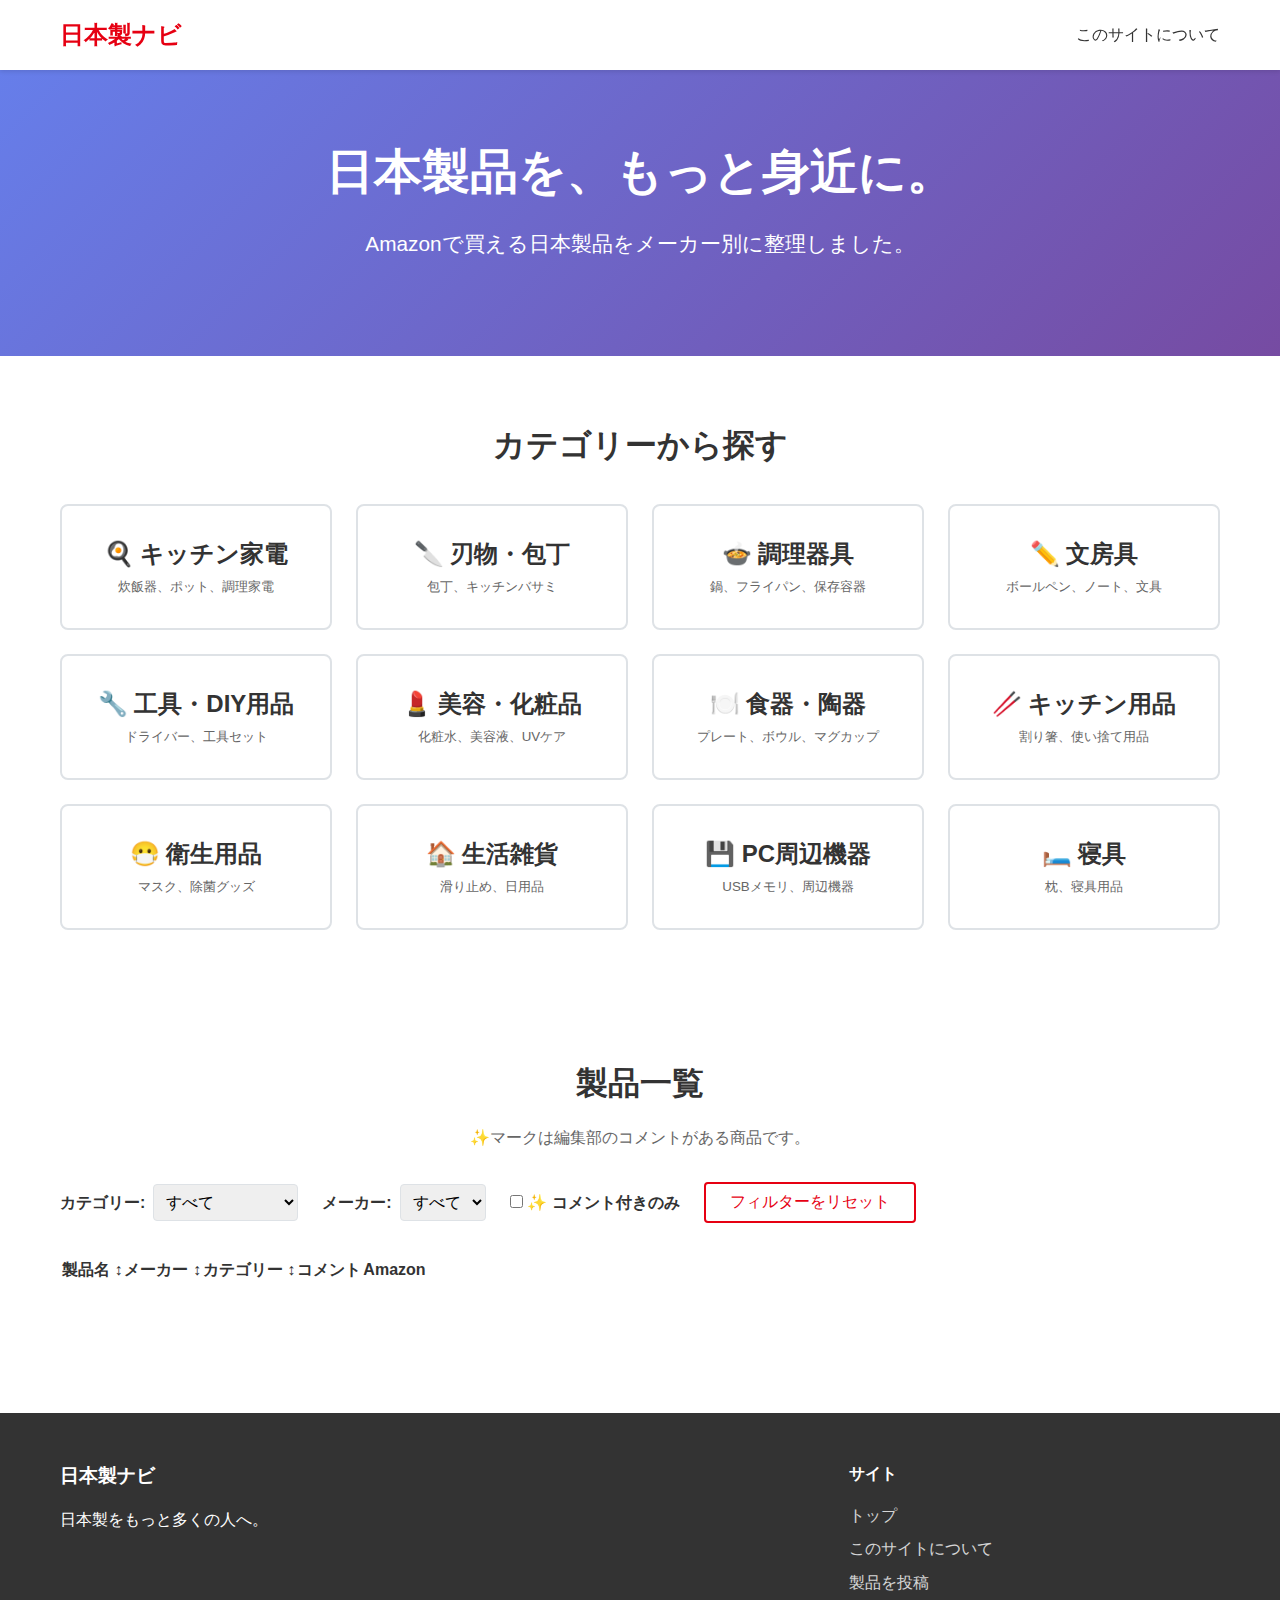
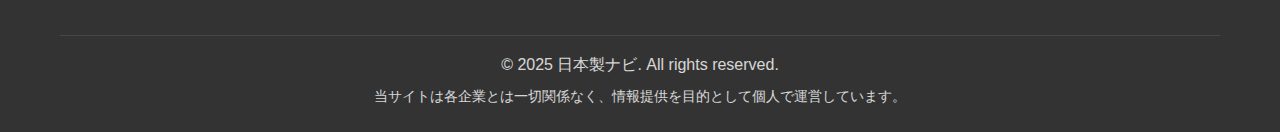
<file: index.html>
<!DOCTYPE html>
<html lang="ja">
<head>
    <meta charset="UTF-8">
    <meta name="viewport" content="width=device-width, initial-scale=1.0">
    <title>日本製ナビ - 日本製品を見つけよう</title>
    <link rel="stylesheet" href="css/style.css">
</head>
<body>
    <header>
        <nav class="navbar">
            <div class="container">
                <a href="index.html" class="logo">日本製ナビ</a>
                <ul class="nav-menu">
                    <li><a href="about.html">このサイトについて</a></li>
                </ul>
            </div>
        </nav>
    </header>

    <main>
        <section class="hero">
            <div class="container">
                <h1>日本製品を、もっと身近に。</h1>
                <p class="subtitle">Amazonで買える日本製品をメーカー別に整理しました。</p>
            </div>
        </section>

        <section class="categories">
            <div class="container">
                <h2>カテゴリーから探す</h2>
                <div class="category-grid">
                    <button class="category-card" data-category="キッチン家電">
                        <h3>🍳 キッチン家電</h3>
                        <p>炊飯器、ポット、調理家電</p>
                    </button>
                    <button class="category-card" data-category="刃物・包丁">
                        <h3>🔪 刃物・包丁</h3>
                        <p>包丁、キッチンバサミ</p>
                    </button>
                    <button class="category-card" data-category="調理器具">
                        <h3>🍲 調理器具</h3>
                        <p>鍋、フライパン、保存容器</p>
                    </button>
                    <button class="category-card" data-category="文房具">
                        <h3>✏️ 文房具</h3>
                        <p>ボールペン、ノート、文具</p>
                    </button>
                    <button class="category-card" data-category="工具・DIY用品">
                        <h3>🔧 工具・DIY用品</h3>
                        <p>ドライバー、工具セット</p>
                    </button>
                    <button class="category-card" data-category="美容・化粧品">
                        <h3>💄 美容・化粧品</h3>
                        <p>化粧水、美容液、UVケア</p>
                    </button>
                    <button class="category-card" data-category="食器・陶器">
                        <h3>🍽️ 食器・陶器</h3>
                        <p>プレート、ボウル、マグカップ</p>
                    </button>
                    <button class="category-card" data-category="キッチン用品">
                        <h3>🥢 キッチン用品</h3>
                        <p>割り箸、使い捨て用品</p>
                    </button>
                    <button class="category-card" data-category="衛生用品">
                        <h3>😷 衛生用品</h3>
                        <p>マスク、除菌グッズ</p>
                    </button>
                    <button class="category-card" data-category="生活雑貨">
                        <h3>🏠 生活雑貨</h3>
                        <p>滑り止め、日用品</p>
                    </button>
                    <button class="category-card" data-category="PC周辺機器">
                        <h3>💾 PC周辺機器</h3>
                        <p>USBメモリ、周辺機器</p>
                    </button>
                    <button class="category-card" data-category="寝具">
                        <h3>🛏️ 寝具</h3>
                        <p>枕、寝具用品</p>
                    </button>
                </div>
            </div>
        </section>

        <section class="products-section">
            <div class="container">
                <h2>製品一覧</h2>
                <p class="section-description">✨マークは編集部のコメントがある商品です。</p>
                
                <div class="filters">
                    <div class="filter-group">
                        <label for="category-filter">カテゴリー:</label>
                        <select id="category-filter">
                            <option value="all">すべて</option>
                            <option value="キッチン家電">キッチン家電</option>
                            <option value="刃物・包丁">刃物・包丁</option>
                            <option value="調理器具">調理器具</option>
                            <option value="文房具">文房具</option>
                            <option value="工具・DIY用品">工具・DIY用品</option>
                            <option value="美容・化粧品">美容・化粧品</option>
                            <option value="食器・陶器">食器・陶器</option>
                            <option value="キッチン用品">キッチン用品</option>
                            <option value="衛生用品">衛生用品</option>
                            <option value="生活雑貨">生活雑貨</option>
                            <option value="PC周辺機器">PC周辺機器</option>
                            <option value="寝具">寝具</option>
                        </select>
                    </div>
                    <div class="filter-group">
                        <label for="manufacturer-filter">メーカー:</label>
                        <select id="manufacturer-filter">
                            <option value="all">すべて</option>
                        </select>
                    </div>
                    <div class="filter-group">
                        <label>
                            <input type="checkbox" id="comment-filter">
                            ✨ コメント付きのみ
                        </label>
                    </div>
                    <div class="filter-group">
                        <button id="reset-filter" class="btn-secondary">フィルターをリセット</button>
                    </div>
                </div>

                <div class="table-container">
                    <table class="products-table" id="products-table">
                        <thead>
                            <tr>
                                <th class="sortable" data-column="name">製品名 <span class="sort-icon">↕</span></th>
                                <th class="sortable" data-column="manufacturer">メーカー <span class="sort-icon">↕</span></th>
                                <th class="sortable" data-column="category">カテゴリー <span class="sort-icon">↕</span></th>
                                <th>コメント</th>
                                <th>Amazon</th>
                            </tr>
                        </thead>
                        <tbody id="products-tbody">
                            <!-- JavaScriptで動的に生成 -->
                        </tbody>
                    </table>
                </div>
            </div>
        </section>
    </main>

    <footer>
        <div class="container">
            <div class="footer-content">
                <div class="footer-section">
                    <h3>日本製ナビ</h3>
                    <p>日本製をもっと多くの人へ。</p>
                </div>
                <div class="footer-section">
                    <h4>サイト</h4>
                    <ul>
                        <li><a href="index.html">トップ</a></li>
                        <li><a href="about.html">このサイトについて</a></li>
                        <li><a href="submit.html">製品を投稿</a></li>
                    </ul>
                </div>
            </div>
            <div class="footer-bottom">
                <p>&copy; 2025 日本製ナビ. All rights reserved.</p>
                <p class="disclaimer">当サイトは各企業とは一切関係なく、情報提供を目的として個人で運営しています。</p>
            </div>
        </div>
    </footer>

    <script src="js/main.js"></script>
</body>
</html>
</file>
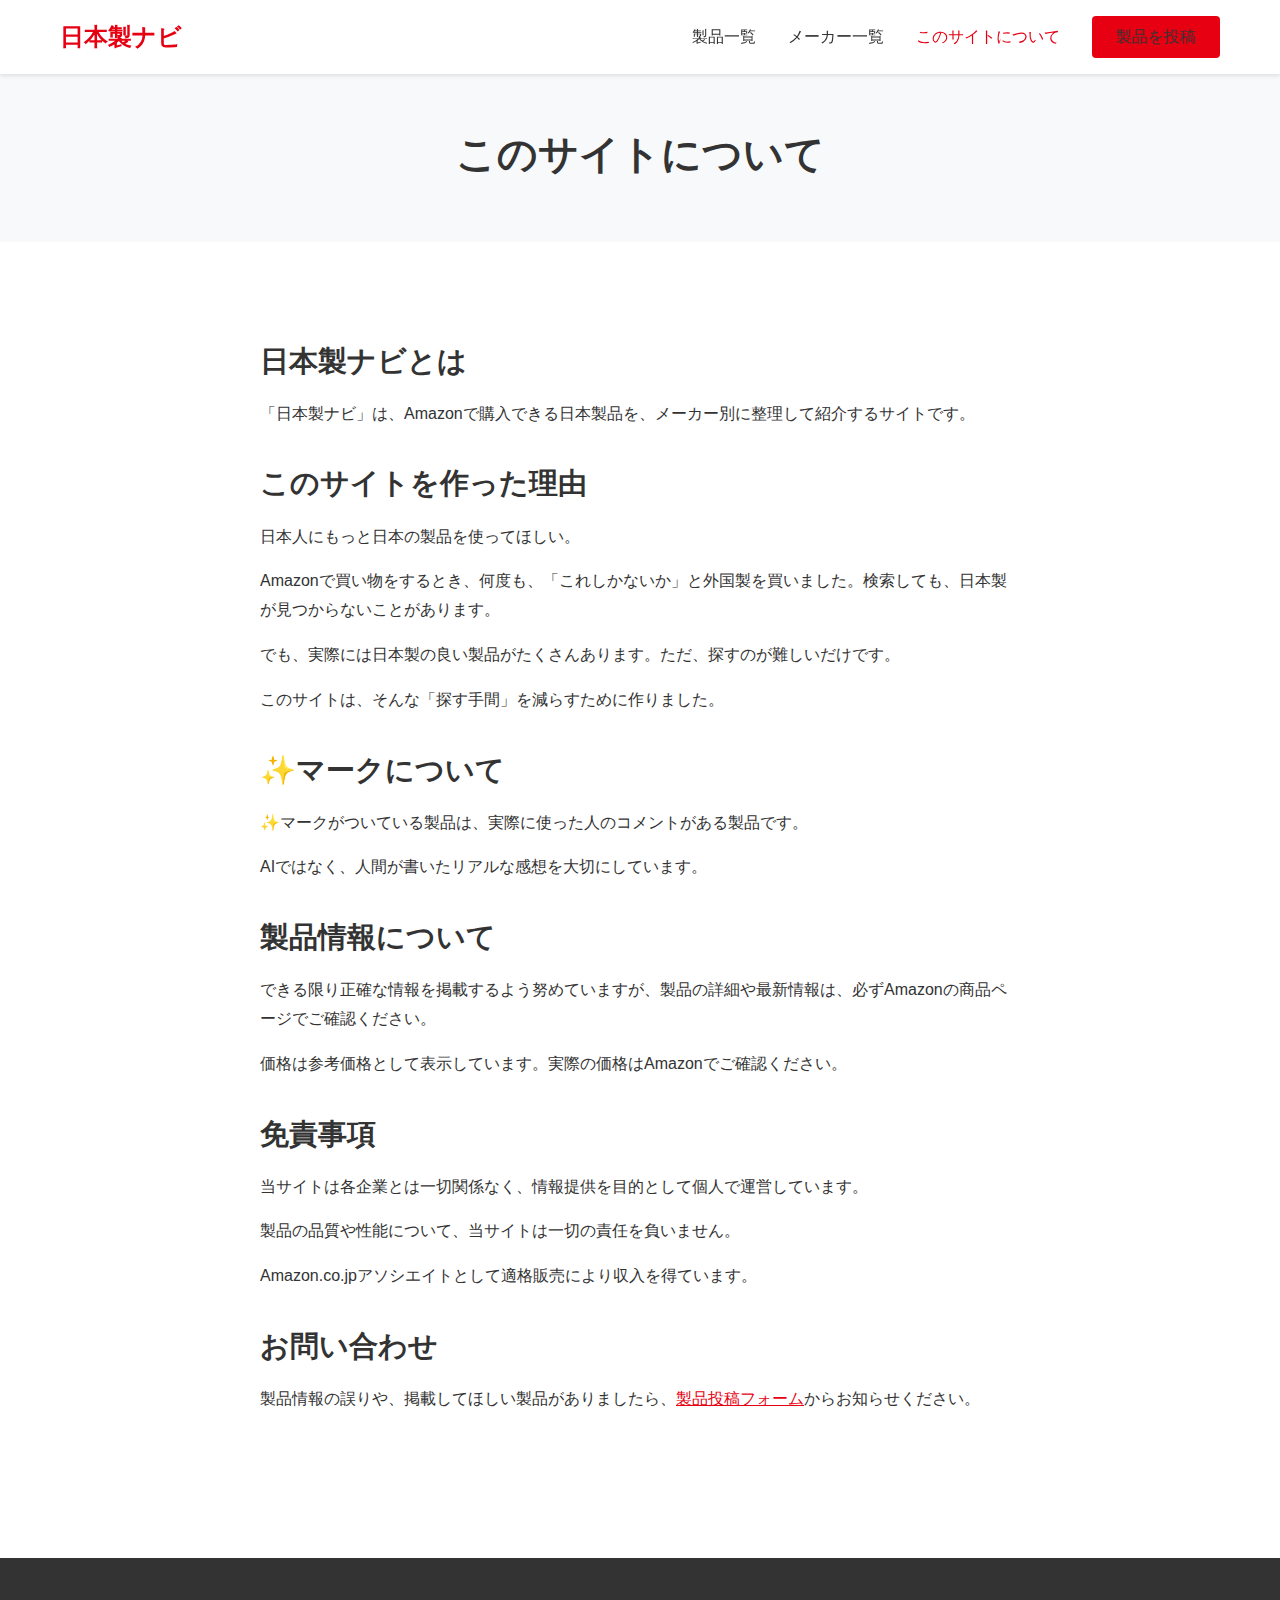
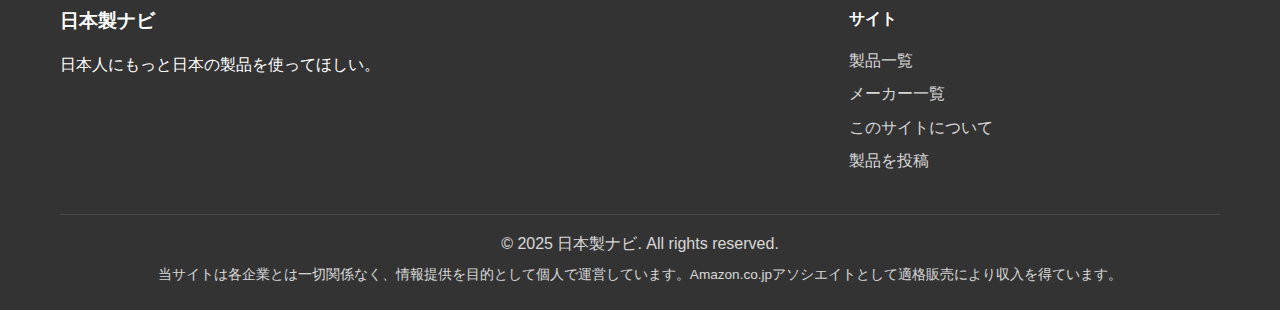
<file: about.html>
<!DOCTYPE html>
<html lang="ja">
<head>
    <meta charset="UTF-8">
    <meta name="viewport" content="width=device-width, initial-scale=1.0">
    <title>このサイトについて - 日本製ナビ</title>
    <link rel="stylesheet" href="css/style.css">
</head>
<body>
    <header>
        <nav class="navbar">
            <div class="container">
                <a href="index.html" class="logo">日本製ナビ</a>
                <ul class="nav-menu">
                    <li><a href="products.html">製品一覧</a></li>
                    <li><a href="manufacturers.html">メーカー一覧</a></li>
                    <li><a href="about.html" class="active">このサイトについて</a></li>
                    <li><a href="submit.html" class="btn-primary">製品を投稿</a></li>
                </ul>
            </div>
        </nav>
    </header>

    <main>
        <section class="page-header">
            <div class="container">
                <h1>このサイトについて</h1>
            </div>
        </section>

        <section class="about-content">
            <div class="container">
                <div class="about-text">
                    <h2>日本製ナビとは</h2>
                    <p>「日本製ナビ」は、Amazonで購入できる日本製品を、メーカー別に整理して紹介するサイトです。</p>
                    
                    <h2>このサイトを作った理由</h2>
                    <p>日本人にもっと日本の製品を使ってほしい。</p>
                    <p>Amazonで買い物をするとき、何度も、「これしかないか」と外国製を買いました。検索しても、日本製が見つからないことがあります。</p>
                    <p>でも、実際には日本製の良い製品がたくさんあります。ただ、探すのが難しいだけです。</p>
                    <p>このサイトは、そんな「探す手間」を減らすために作りました。</p>
                    
                    <h2>✨マークについて</h2>
                    <p>✨マークがついている製品は、実際に使った人のコメントがある製品です。</p>
                    <p>AIではなく、人間が書いたリアルな感想を大切にしています。</p>
                    
                    <h2>製品情報について</h2>
                    <p>できる限り正確な情報を掲載するよう努めていますが、製品の詳細や最新情報は、必ずAmazonの商品ページでご確認ください。</p>
                    <p>価格は参考価格として表示しています。実際の価格はAmazonでご確認ください。</p>
                    
                    <h2>免責事項</h2>
                    <p>当サイトは各企業とは一切関係なく、情報提供を目的として個人で運営しています。</p>
                    <p>製品の品質や性能について、当サイトは一切の責任を負いません。</p>
                    <p>Amazon.co.jpアソシエイトとして適格販売により収入を得ています。</p>
                    
                    <h2>お問い合わせ</h2>
                    <p>製品情報の誤りや、掲載してほしい製品がありましたら、<a href="submit.html">製品投稿フォーム</a>からお知らせください。</p>
                </div>
            </div>
        </section>
    </main>

    <footer>
        <div class="container">
            <div class="footer-content">
                <div class="footer-section">
                    <h3>日本製ナビ</h3>
                    <p>日本人にもっと日本の製品を使ってほしい。</p>
                </div>
                <div class="footer-section">
                    <h4>サイト</h4>
                    <ul>
                        <li><a href="products.html">製品一覧</a></li>
                        <li><a href="manufacturers.html">メーカー一覧</a></li>
                        <li><a href="about.html">このサイトについて</a></li>
                        <li><a href="submit.html">製品を投稿</a></li>
                    </ul>
                </div>
            </div>
            <div class="footer-bottom">
                <p>&copy; 2025 日本製ナビ. All rights reserved.</p>
                <p class="disclaimer">当サイトは各企業とは一切関係なく、情報提供を目的として個人で運営しています。Amazon.co.jpアソシエイトとして適格販売により収入を得ています。</p>
            </div>
        </div>
    </footer>

    <script src="js/main.js"></script>
</body>
</html>
</file>
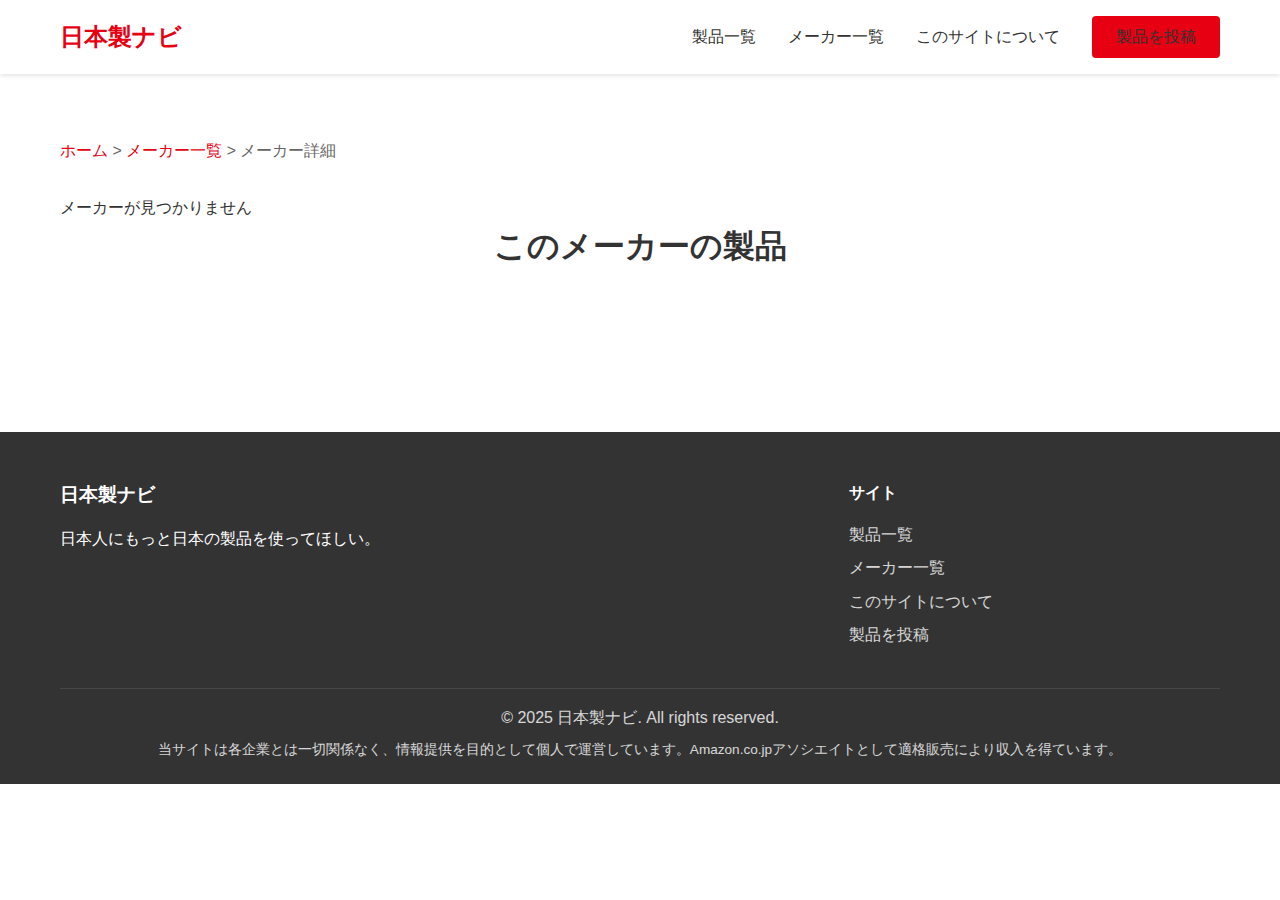
<file: manufacturer-detail.html>
<!DOCTYPE html>
<html lang="ja">
<head>
    <meta charset="UTF-8">
    <meta name="viewport" content="width=device-width, initial-scale=1.0">
    <title>メーカー詳細 - 日本製ナビ</title>
    <link rel="stylesheet" href="css/style.css">
</head>
<body>
    <header>
        <nav class="navbar">
            <div class="container">
                <a href="index.html" class="logo">日本製ナビ</a>
                <ul class="nav-menu">
                    <li><a href="products.html">製品一覧</a></li>
                    <li><a href="manufacturers.html">メーカー一覧</a></li>
                    <li><a href="about.html">このサイトについて</a></li>
                    <li><a href="submit.html" class="btn-primary">製品を投稿</a></li>
                </ul>
            </div>
        </nav>
    </header>

    <main>
        <section class="manufacturer-detail">
            <div class="container">
                <div class="breadcrumb">
                    <a href="index.html">ホーム</a> &gt; 
                    <a href="manufacturers.html">メーカー一覧</a> &gt; 
                    <span id="manufacturer-name-breadcrumb">メーカー詳細</span>
                </div>

                <div class="manufacturer-detail-content" id="manufacturer-detail-content">
                    <!-- JavaScriptで動的に生成 -->
                </div>

                <div class="manufacturer-products">
                    <h2>このメーカーの製品</h2>
                    <div class="product-grid" id="manufacturer-products-list">
                        <!-- JavaScriptで動的に生成 -->
                    </div>
                </div>
            </div>
        </section>
    </main>

    <footer>
        <div class="container">
            <div class="footer-content">
                <div class="footer-section">
                    <h3>日本製ナビ</h3>
                    <p>日本人にもっと日本の製品を使ってほしい。</p>
                </div>
                <div class="footer-section">
                    <h4>サイト</h4>
                    <ul>
                        <li><a href="products.html">製品一覧</a></li>
                        <li><a href="manufacturers.html">メーカー一覧</a></li>
                        <li><a href="about.html">このサイトについて</a></li>
                        <li><a href="submit.html">製品を投稿</a></li>
                    </ul>
                </div>
            </div>
            <div class="footer-bottom">
                <p>&copy; 2025 日本製ナビ. All rights reserved.</p>
                <p class="disclaimer">当サイトは各企業とは一切関係なく、情報提供を目的として個人で運営しています。Amazon.co.jpアソシエイトとして適格販売により収入を得ています。</p>
            </div>
        </div>
    </footer>

    <script src="js/main.js"></script>
</body>
</html>
</file>
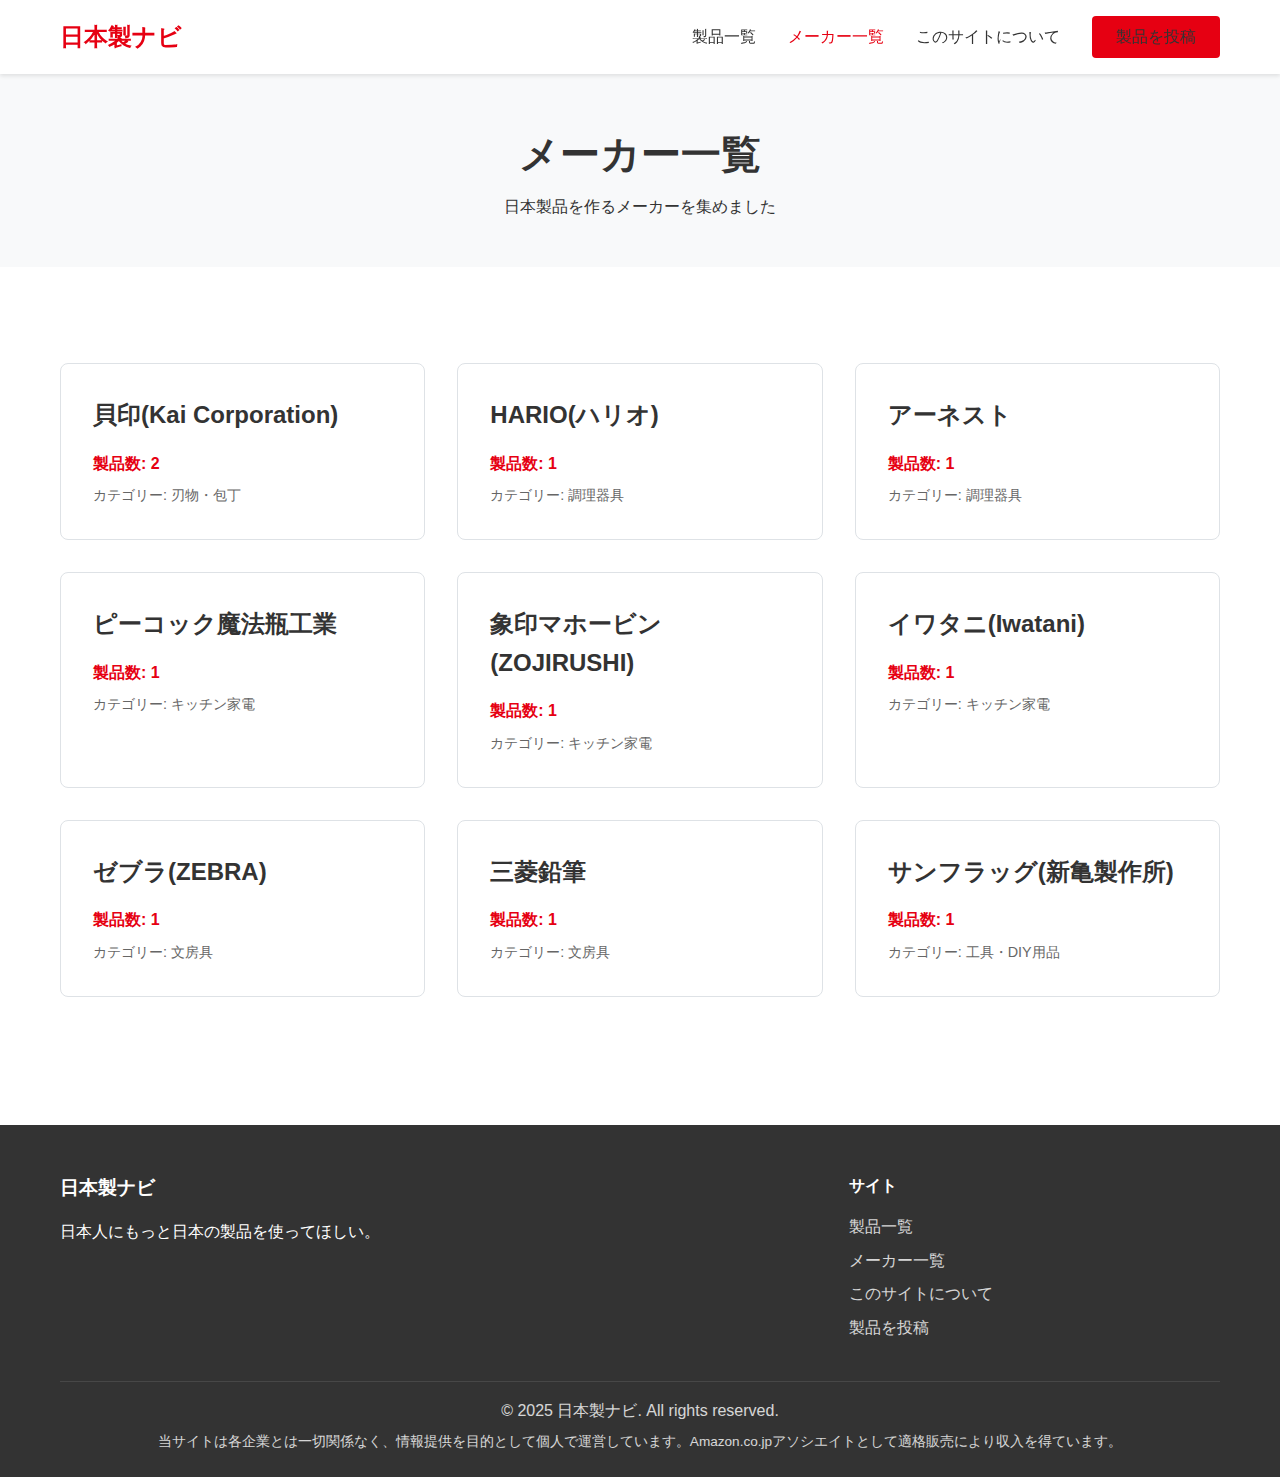
<file: manufacturers.html>
<!DOCTYPE html>
<html lang="ja">
<head>
    <meta charset="UTF-8">
    <meta name="viewport" content="width=device-width, initial-scale=1.0">
    <title>メーカー一覧 - 日本製ナビ</title>
    <link rel="stylesheet" href="css/style.css">
</head>
<body>
    <header>
        <nav class="navbar">
            <div class="container">
                <a href="index.html" class="logo">日本製ナビ</a>
                <ul class="nav-menu">
                    <li><a href="products.html">製品一覧</a></li>
                    <li><a href="manufacturers.html" class="active">メーカー一覧</a></li>
                    <li><a href="about.html">このサイトについて</a></li>
                    <li><a href="submit.html" class="btn-primary">製品を投稿</a></li>
                </ul>
            </div>
        </nav>
    </header>

    <main>
        <section class="page-header">
            <div class="container">
                <h1>メーカー一覧</h1>
                <p>日本製品を作るメーカーを集めました</p>
            </div>
        </section>

        <section class="manufacturers-section">
            <div class="container">
                <div class="manufacturer-grid" id="manufacturers-list">
                    <!-- JavaScriptで動的に生成 -->
                </div>
            </div>
        </section>
    </main>

    <footer>
        <div class="container">
            <div class="footer-content">
                <div class="footer-section">
                    <h3>日本製ナビ</h3>
                    <p>日本人にもっと日本の製品を使ってほしい。</p>
                </div>
                <div class="footer-section">
                    <h4>サイト</h4>
                    <ul>
                        <li><a href="products.html">製品一覧</a></li>
                        <li><a href="manufacturers.html">メーカー一覧</a></li>
                        <li><a href="about.html">このサイトについて</a></li>
                        <li><a href="submit.html">製品を投稿</a></li>
                    </ul>
                </div>
            </div>
            <div class="footer-bottom">
                <p>&copy; 2025 日本製ナビ. All rights reserved.</p>
                <p class="disclaimer">当サイトは各企業とは一切関係なく、情報提供を目的として個人で運営しています。Amazon.co.jpアソシエイトとして適格販売により収入を得ています。</p>
            </div>
        </div>
    </footer>

    <script src="js/main.js"></script>
</body>
</html>
</file>
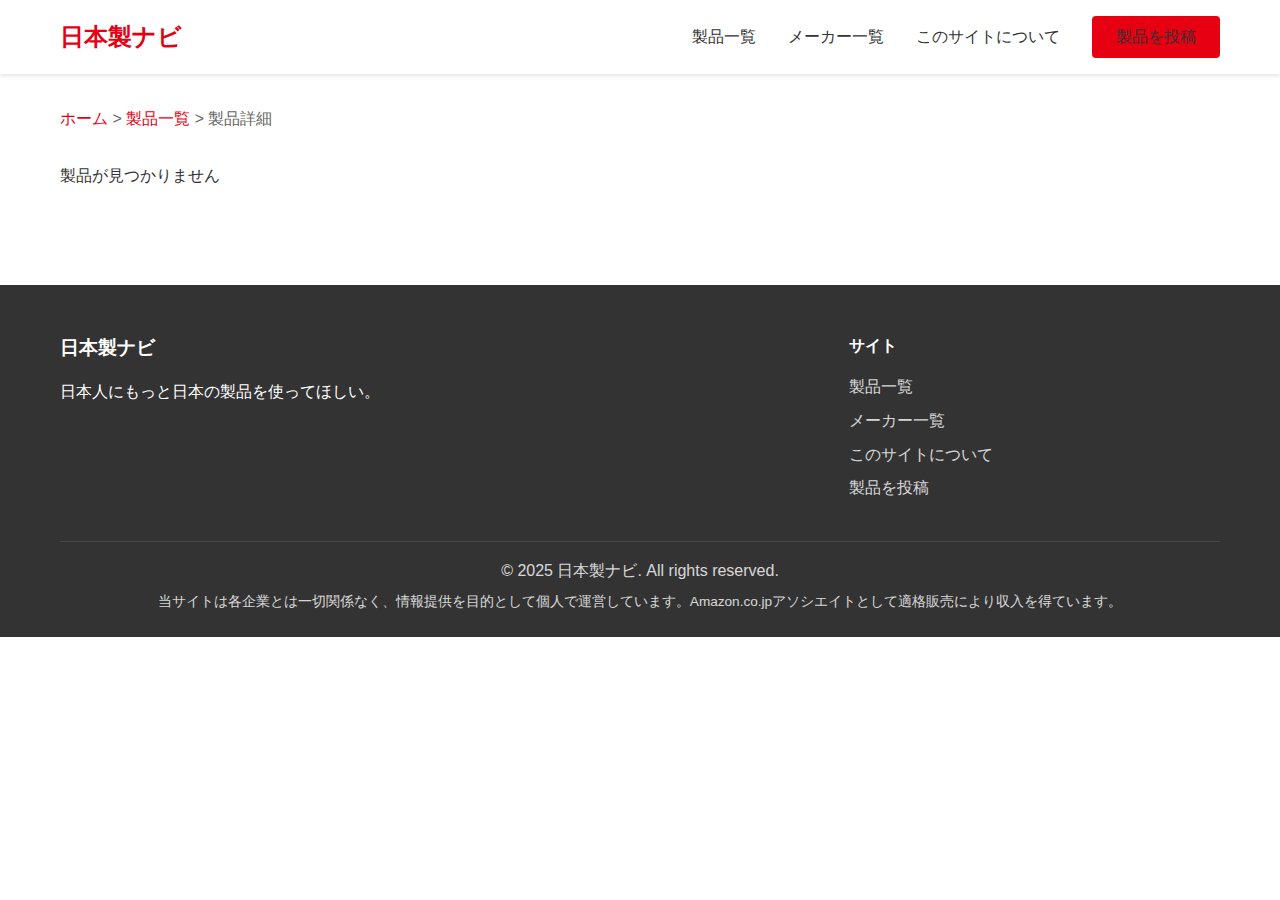
<file: product-detail.html>
<!DOCTYPE html>
<html lang="ja">
<head>
    <meta charset="UTF-8">
    <meta name="viewport" content="width=device-width, initial-scale=1.0">
    <title>製品詳細 - 日本製ナビ</title>
    <link rel="stylesheet" href="css/style.css">
</head>
<body>
    <header>
        <nav class="navbar">
            <div class="container">
                <a href="index.html" class="logo">日本製ナビ</a>
                <ul class="nav-menu">
                    <li><a href="products.html">製品一覧</a></li>
                    <li><a href="manufacturers.html">メーカー一覧</a></li>
                    <li><a href="about.html">このサイトについて</a></li>
                    <li><a href="submit.html" class="btn-primary">製品を投稿</a></li>
                </ul>
            </div>
        </nav>
    </header>

    <main>
        <section class="product-detail">
            <div class="container">
                <div class="breadcrumb">
                    <a href="index.html">ホーム</a> &gt; 
                    <a href="products.html">製品一覧</a> &gt; 
                    <span id="product-name-breadcrumb">製品詳細</span>
                </div>

                <div class="product-detail-content" id="product-detail-content">
                    <!-- JavaScriptで動的に生成 -->
                </div>
            </div>
        </section>
    </main>

    <footer>
        <div class="container">
            <div class="footer-content">
                <div class="footer-section">
                    <h3>日本製ナビ</h3>
                    <p>日本人にもっと日本の製品を使ってほしい。</p>
                </div>
                <div class="footer-section">
                    <h4>サイト</h4>
                    <ul>
                        <li><a href="products.html">製品一覧</a></li>
                        <li><a href="manufacturers.html">メーカー一覧</a></li>
                        <li><a href="about.html">このサイトについて</a></li>
                        <li><a href="submit.html">製品を投稿</a></li>
                    </ul>
                </div>
            </div>
            <div class="footer-bottom">
                <p>&copy; 2025 日本製ナビ. All rights reserved.</p>
                <p class="disclaimer">当サイトは各企業とは一切関係なく、情報提供を目的として個人で運営しています。Amazon.co.jpアソシエイトとして適格販売により収入を得ています。</p>
            </div>
        </div>
    </footer>

    <script src="js/main.js"></script>
</body>
</html>
</file>
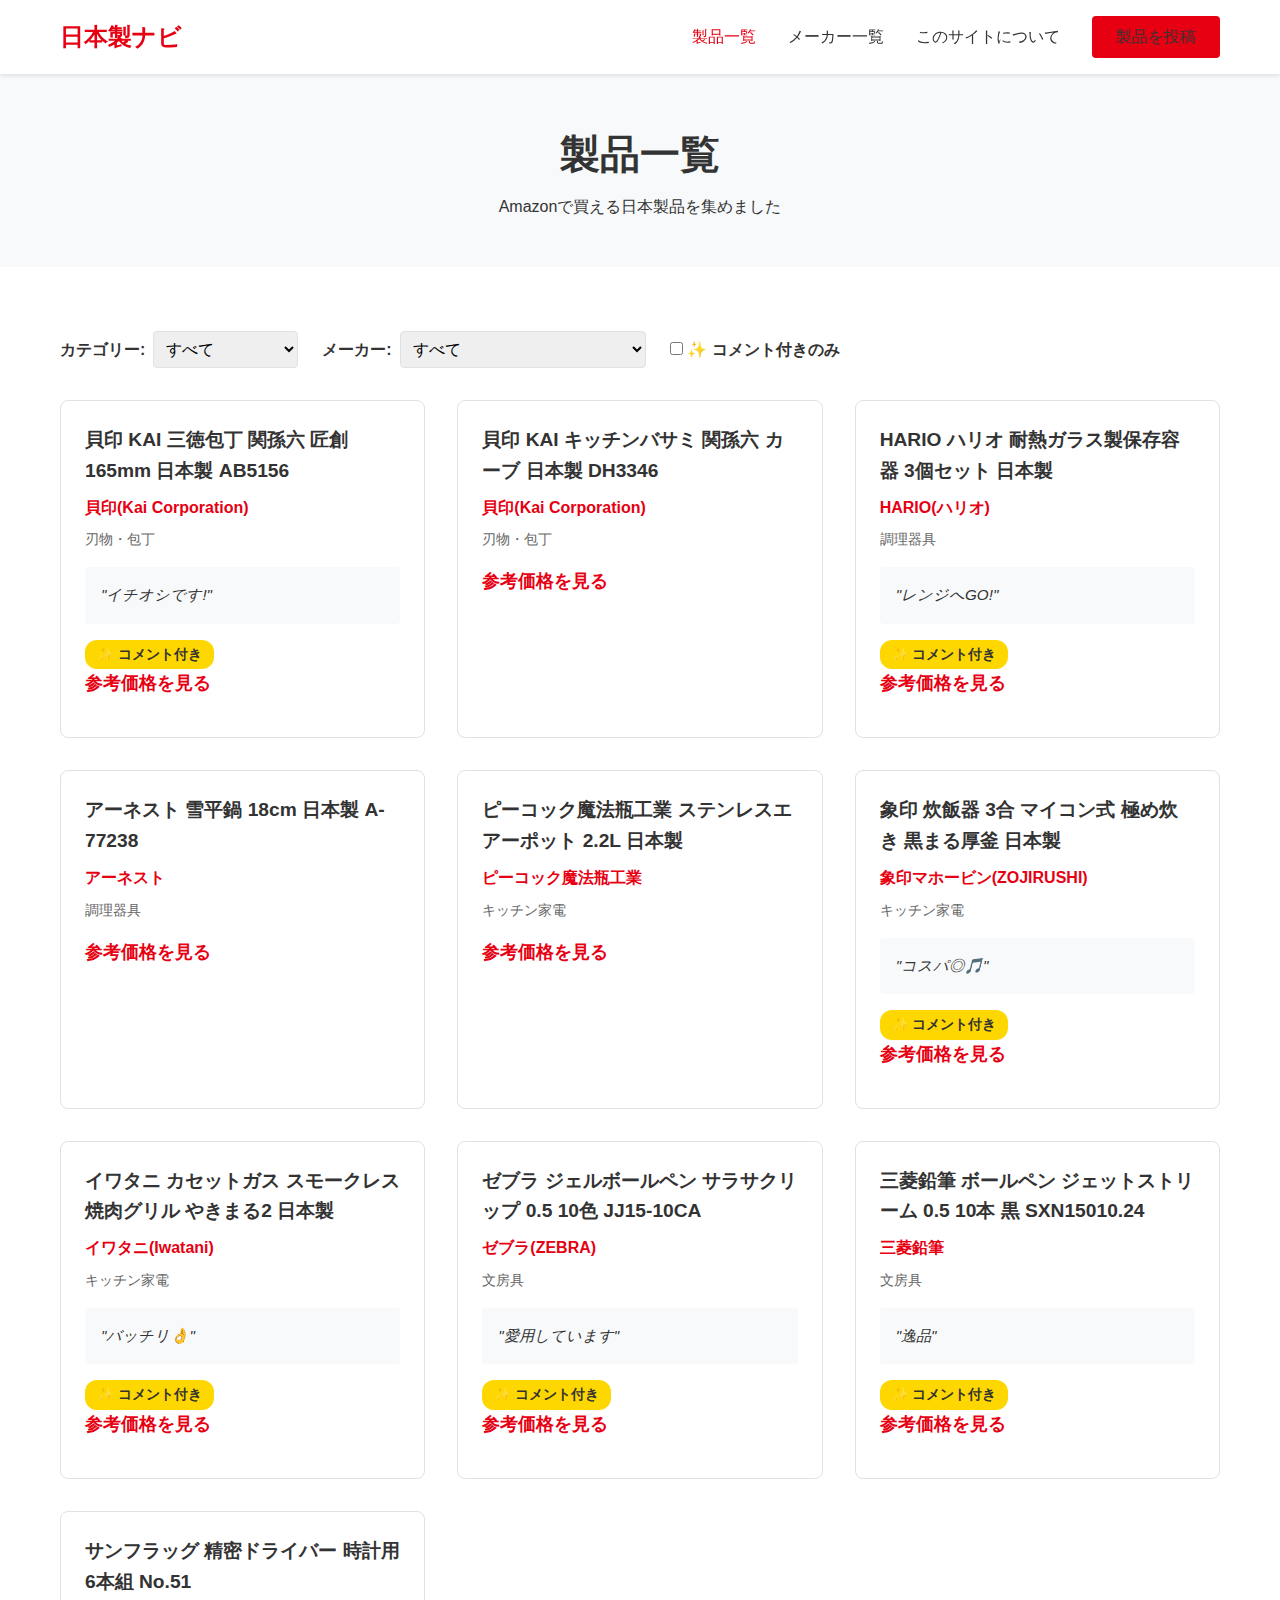
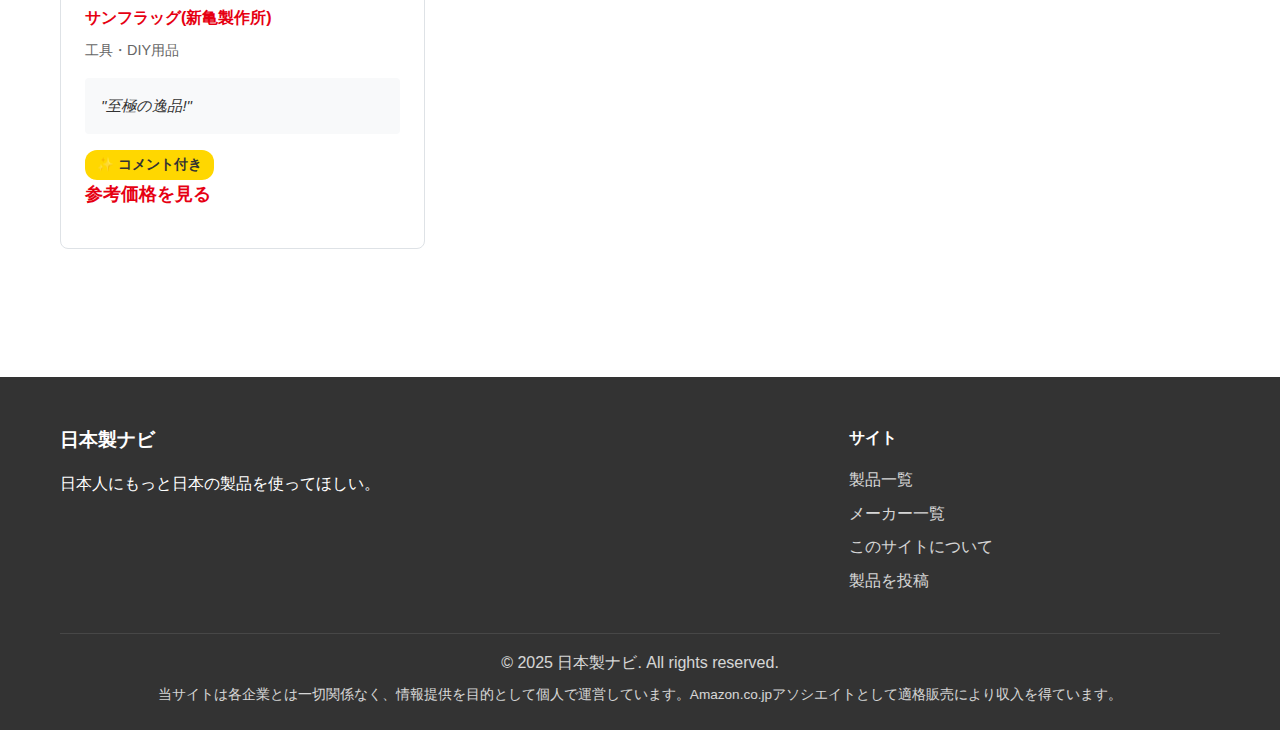
<file: products.html>
<!DOCTYPE html>
<html lang="ja">
<head>
    <meta charset="UTF-8">
    <meta name="viewport" content="width=device-width, initial-scale=1.0">
    <title>製品一覧 - 日本製ナビ</title>
    <link rel="stylesheet" href="css/style.css">
</head>
<body>
    <header>
        <nav class="navbar">
            <div class="container">
                <a href="index.html" class="logo">日本製ナビ</a>
                <ul class="nav-menu">
                    <li><a href="products.html" class="active">製品一覧</a></li>
                    <li><a href="manufacturers.html">メーカー一覧</a></li>
                    <li><a href="about.html">このサイトについて</a></li>
                    <li><a href="submit.html" class="btn-primary">製品を投稿</a></li>
                </ul>
            </div>
        </nav>
    </header>

    <main>
        <section class="page-header">
            <div class="container">
                <h1>製品一覧</h1>
                <p>Amazonで買える日本製品を集めました</p>
            </div>
        </section>

        <section class="products-section">
            <div class="container">
                <div class="filters">
                    <div class="filter-group">
                        <label for="category-filter">カテゴリー:</label>
                        <select id="category-filter">
                            <option value="all">すべて</option>
                            <option value="キッチン家電">キッチン家電</option>
                            <option value="刃物・包丁">刃物・包丁</option>
                            <option value="調理器具">調理器具</option>
                            <option value="文房具">文房具</option>
                            <option value="工具・DIY用品">工具・DIY用品</option>
                        </select>
                    </div>
                    <div class="filter-group">
                        <label for="manufacturer-filter">メーカー:</label>
                        <select id="manufacturer-filter">
                            <option value="all">すべて</option>
                        </select>
                    </div>
                    <div class="filter-group">
                        <label>
                            <input type="checkbox" id="comment-filter">
                            ✨ コメント付きのみ
                        </label>
                    </div>
                </div>

                <div class="product-grid" id="products-list">
                    <!-- JavaScriptで動的に生成 -->
                </div>
            </div>
        </section>
    </main>

    <footer>
        <div class="container">
            <div class="footer-content">
                <div class="footer-section">
                    <h3>日本製ナビ</h3>
                    <p>日本人にもっと日本の製品を使ってほしい。</p>
                </div>
                <div class="footer-section">
                    <h4>サイト</h4>
                    <ul>
                        <li><a href="products.html">製品一覧</a></li>
                        <li><a href="manufacturers.html">メーカー一覧</a></li>
                        <li><a href="about.html">このサイトについて</a></li>
                        <li><a href="submit.html">製品を投稿</a></li>
                    </ul>
                </div>
            </div>
            <div class="footer-bottom">
                <p>&copy; 2025 日本製ナビ. All rights reserved.</p>
                <p class="disclaimer">当サイトは各企業とは一切関係なく、情報提供を目的として個人で運営しています。Amazon.co.jpアソシエイトとして適格販売により収入を得ています。</p>
            </div>
        </div>
    </footer>

    <script src="js/main.js"></script>
</body>
</html>
</file>
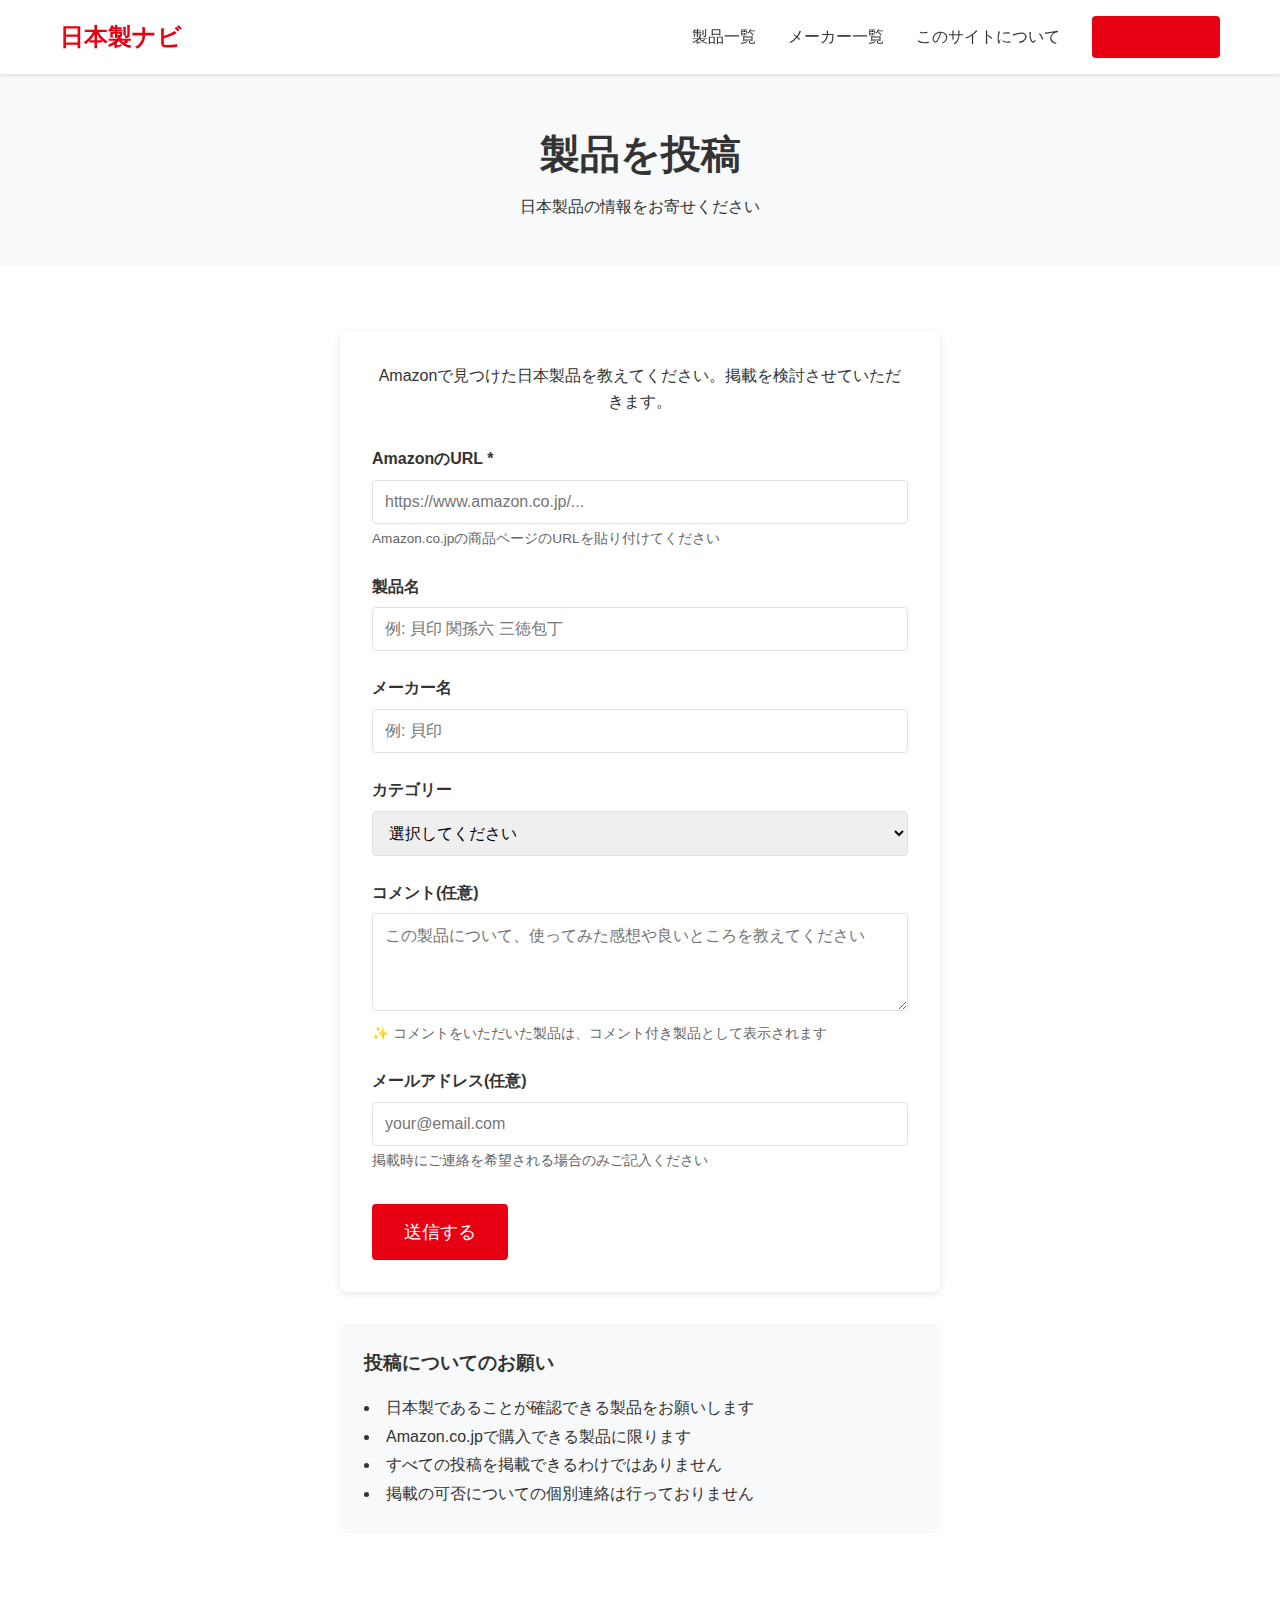
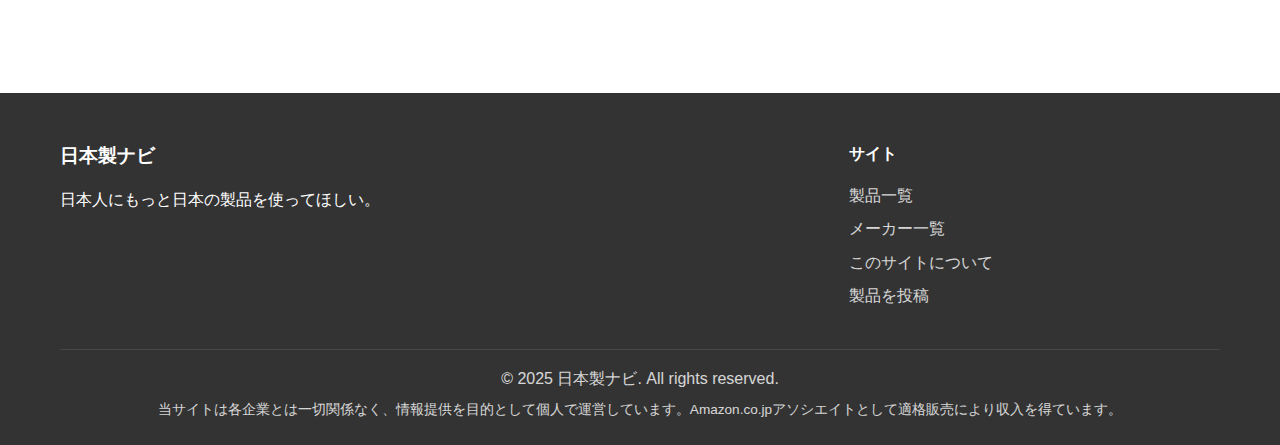
<file: submit.html>
<!DOCTYPE html>
<html lang="ja">
<head>
    <meta charset="UTF-8">
    <meta name="viewport" content="width=device-width, initial-scale=1.0">
    <title>製品を投稿 - 日本製ナビ</title>
    <link rel="stylesheet" href="css/style.css">
</head>
<body>
    <header>
        <nav class="navbar">
            <div class="container">
                <a href="index.html" class="logo">日本製ナビ</a>
                <ul class="nav-menu">
                    <li><a href="products.html">製品一覧</a></li>
                    <li><a href="manufacturers.html">メーカー一覧</a></li>
                    <li><a href="about.html">このサイトについて</a></li>
                    <li><a href="submit.html" class="btn-primary active">製品を投稿</a></li>
                </ul>
            </div>
        </nav>
    </header>

    <main>
        <section class="page-header">
            <div class="container">
                <h1>製品を投稿</h1>
                <p>日本製品の情報をお寄せください</p>
            </div>
        </section>

        <section class="submit-form">
            <div class="container">
                <div class="form-container">
                    <p class="form-intro">Amazonで見つけた日本製品を教えてください。掲載を検討させていただきます。</p>
                    
                    <form id="submit-form">
                        <div class="form-group">
                            <label for="product-url">AmazonのURL *</label>
                            <input type="url" id="product-url" name="product-url" required placeholder="https://www.amazon.co.jp/...">
                            <small>Amazon.co.jpの商品ページのURLを貼り付けてください</small>
                        </div>

                        <div class="form-group">
                            <label for="product-name">製品名</label>
                            <input type="text" id="product-name" name="product-name" placeholder="例: 貝印 関孫六 三徳包丁">
                        </div>

                        <div class="form-group">
                            <label for="manufacturer">メーカー名</label>
                            <input type="text" id="manufacturer" name="manufacturer" placeholder="例: 貝印">
                        </div>

                        <div class="form-group">
                            <label for="category">カテゴリー</label>
                            <select id="category" name="category">
                                <option value="">選択してください</option>
                                <option value="キッチン家電">キッチン家電</option>
                                <option value="刃物・包丁">刃物・包丁</option>
                                <option value="調理器具">調理器具</option>
                                <option value="文房具">文房具</option>
                                <option value="工具・DIY用品">工具・DIY用品</option>
                                <option value="その他">その他</option>
                            </select>
                        </div>

                        <div class="form-group">
                            <label for="comment">コメント(任意)</label>
                            <textarea id="comment" name="comment" rows="4" placeholder="この製品について、使ってみた感想や良いところを教えてください"></textarea>
                            <small>✨ コメントをいただいた製品は、コメント付き製品として表示されます</small>
                        </div>

                        <div class="form-group">
                            <label for="email">メールアドレス(任意)</label>
                            <input type="email" id="email" name="email" placeholder="your@email.com">
                            <small>掲載時にご連絡を希望される場合のみご記入ください</small>
                        </div>

                        <div class="form-actions">
                            <button type="submit" class="btn-primary btn-large">送信する</button>
                        </div>
                    </form>

                    <div id="form-message" class="form-message" style="display: none;"></div>
                </div>

                <div class="submit-note">
                    <h3>投稿についてのお願い</h3>
                    <ul>
                        <li>日本製であることが確認できる製品をお願いします</li>
                        <li>Amazon.co.jpで購入できる製品に限ります</li>
                        <li>すべての投稿を掲載できるわけではありません</li>
                        <li>掲載の可否についての個別連絡は行っておりません</li>
                    </ul>
                </div>
            </div>
        </section>
    </main>

    <footer>
        <div class="container">
            <div class="footer-content">
                <div class="footer-section">
                    <h3>日本製ナビ</h3>
                    <p>日本人にもっと日本の製品を使ってほしい。</p>
                </div>
                <div class="footer-section">
                    <h4>サイト</h4>
                    <ul>
                        <li><a href="products.html">製品一覧</a></li>
                        <li><a href="manufacturers.html">メーカー一覧</a></li>
                        <li><a href="about.html">このサイトについて</a></li>
                        <li><a href="submit.html">製品を投稿</a></li>
                    </ul>
                </div>
            </div>
            <div class="footer-bottom">
                <p>&copy; 2025 日本製ナビ. All rights reserved.</p>
                <p class="disclaimer">当サイトは各企業とは一切関係なく、情報提供を目的として個人で運営しています。Amazon.co.jpアソシエイトとして適格販売により収入を得ています。</p>
            </div>
        </div>
    </footer>

    <script src="js/main.js"></script>
</body>
</html>
</file>
<file: css/style.css>
/* リセット & ベース */
* {
    margin: 0;
    padding: 0;
    box-sizing: border-box;
}

:root {
    --primary-color: #e60012;
    --secondary-color: #333;
    --text-color: #333;
    --light-bg: #f8f9fa;
    --border-color: #dee2e6;
    --hover-color: #c50010;
    --white: #ffffff;
}

body {
    font-family: -apple-system, BlinkMacSystemFont, 'Segoe UI', 'Hiragino Kaku Gothic ProN', 'Hiragino Sans', Meiryo, sans-serif;
    line-height: 1.6;
    color: var(--text-color);
}

.container {
    max-width: 1200px;
    margin: 0 auto;
    padding: 0 20px;
}

/* ナビゲーション */
.navbar {
    background: var(--white);
    box-shadow: 0 2px 4px rgba(0,0,0,0.1);
    position: sticky;
    top: 0;
    z-index: 100;
}

.navbar .container {
    display: flex;
    justify-content: space-between;
    align-items: center;
    padding: 1rem 20px;
}

.logo {
    font-size: 1.5rem;
    font-weight: bold;
    color: var(--primary-color);
    text-decoration: none;
}

.nav-menu {
    display: flex;
    list-style: none;
    gap: 2rem;
    align-items: center;
}

.nav-menu a {
    text-decoration: none;
    color: var(--text-color);
    transition: color 0.3s;
}

.nav-menu a:hover,
.nav-menu a.active {
    color: var(--primary-color);
}

/* ボタン */
.btn-primary,
.btn-secondary {
    display: inline-block;
    padding: 0.5rem 1.5rem;
    border-radius: 4px;
    text-decoration: none;
    transition: all 0.3s;
    border: none;
    cursor: pointer;
    font-size: 1rem;
}

.btn-primary {
    background: var(--primary-color);
    color: var(--white);
}

.btn-primary:hover {
    background: var(--hover-color);
}

.btn-secondary {
    background: var(--white);
    color: var(--primary-color);
    border: 2px solid var(--primary-color);
}

.btn-secondary:hover {
    background: var(--primary-color);
    color: var(--white);
}

.btn-large {
    padding: 1rem 2rem;
    font-size: 1.1rem;
}

/* ヒーローセクション */
.hero {
    background: linear-gradient(135deg, #667eea 0%, #764ba2 100%);
    color: var(--white);
    padding: 4rem 0;
    text-align: center;
}

.hero h1 {
    font-size: 3rem;
    margin-bottom: 1rem;
}

.hero .subtitle {
    font-size: 1.3rem;
    margin-bottom: 2rem;
}

.hero-buttons {
    display: flex;
    gap: 1rem;
    justify-content: center;
}

/* セクション */
section {
    padding: 4rem 0;
}

section h2 {
    font-size: 2rem;
    margin-bottom: 1rem;
    text-align: center;
}

.section-description {
    text-align: center;
    color: #666;
    margin-bottom: 2rem;
}

/* 製品グリッド */
.product-grid {
    display: grid;
    grid-template-columns: repeat(auto-fill, minmax(280px, 1fr));
    gap: 2rem;
    margin-top: 2rem;
}

.product-card {
    background: var(--white);
    border: 1px solid var(--border-color);
    border-radius: 8px;
    padding: 1.5rem;
    text-decoration: none;
    color: var(--text-color);
    transition: transform 0.3s, box-shadow 0.3s;
}

.product-card:hover {
    transform: translateY(-5px);
    box-shadow: 0 4px 12px rgba(0,0,0,0.1);
}

.product-card h3 {
    font-size: 1.2rem;
    margin-bottom: 0.5rem;
    color: var(--text-color);
}

.product-card .manufacturer {
    color: var(--primary-color);
    font-weight: 600;
    margin-bottom: 0.5rem;
}

.product-card .category {
    color: #666;
    font-size: 0.9rem;
    margin-bottom: 1rem;
}

.product-card .comment {
    background: var(--light-bg);
    padding: 1rem;
    border-radius: 4px;
    font-style: italic;
    margin-bottom: 1rem;
    font-size: 0.95rem;
}

.product-card .badge {
    display: inline-block;
    background: #ffd700;
    color: var(--text-color);
    padding: 0.25rem 0.75rem;
    border-radius: 12px;
    font-size: 0.85rem;
    font-weight: 600;
}

.product-card .price {
    font-size: 1.1rem;
    font-weight: bold;
    color: var(--primary-color);
    margin-bottom: 1rem;
}

/* カテゴリーグリッド */
.category-grid {
    display: grid;
    grid-template-columns: repeat(auto-fill, minmax(250px, 1fr));
    gap: 1.5rem;
    margin-top: 2rem;
}

.category-card {
    background: var(--white);
    border: 2px solid var(--border-color);
    border-radius: 8px;
    padding: 2rem;
    text-align: center;
    text-decoration: none;
    color: var(--text-color);
    transition: all 0.3s;
}

.category-card:hover {
    border-color: var(--primary-color);
    transform: translateY(-3px);
}

.category-card h3 {
    font-size: 1.5rem;
    margin-bottom: 0.5rem;
}

.category-card p {
    color: #666;
}

/* メーカーグリッド */
.manufacturer-grid {
    display: grid;
    grid-template-columns: repeat(auto-fill, minmax(300px, 1fr));
    gap: 2rem;
    margin-top: 2rem;
}

.manufacturer-card {
    background: var(--white);
    border: 1px solid var(--border-color);
    border-radius: 8px;
    padding: 2rem;
    text-decoration: none;
    color: var(--text-color);
    transition: all 0.3s;
}

.manufacturer-card:hover {
    box-shadow: 0 4px 12px rgba(0,0,0,0.1);
    transform: translateY(-3px);
}

.manufacturer-card h3 {
    font-size: 1.5rem;
    margin-bottom: 1rem;
    color: var(--text-color);
}

.manufacturer-card .product-count {
    color: var(--primary-color);
    font-weight: 600;
    margin-bottom: 0.5rem;
}

.manufacturer-card .categories {
    color: #666;
    font-size: 0.9rem;
}

/* ページヘッダー */
.page-header {
    background: var(--light-bg);
    padding: 3rem 0;
    text-align: center;
}

.page-header h1 {
    font-size: 2.5rem;
    margin-bottom: 0.5rem;
}

/* フィルター */
.filters {
    display: flex;
    gap: 1.5rem;
    margin-bottom: 2rem;
    flex-wrap: wrap;
    align-items: center;
}

.filter-group {
    display: flex;
    align-items: center;
    gap: 0.5rem;
}

.filter-group label {
    font-weight: 600;
}

.filter-group select {
    padding: 0.5rem;
    border: 1px solid var(--border-color);
    border-radius: 4px;
    font-size: 1rem;
}

/* 製品詳細 */
.product-detail {
    padding: 2rem 0;
}

.breadcrumb {
    margin-bottom: 2rem;
    color: #666;
}

.breadcrumb a {
    color: var(--primary-color);
    text-decoration: none;
}

.product-detail-content {
    display: grid;
    grid-template-columns: 1fr 1fr;
    gap: 3rem;
    margin-top: 2rem;
}

.product-info h1 {
    font-size: 2rem;
    margin-bottom: 1rem;
}

.product-info .manufacturer {
    color: var(--primary-color);
    font-size: 1.2rem;
    font-weight: 600;
    margin-bottom: 1rem;
}

.product-info .price {
    font-size: 1.5rem;
    font-weight: bold;
    color: var(--primary-color);
    margin-bottom: 1.5rem;
}

.product-info .comment-box {
    background: var(--light-bg);
    padding: 1.5rem;
    border-radius: 8px;
    margin-bottom: 1.5rem;
}

.product-info .comment-box h3 {
    margin-bottom: 0.5rem;
}

/* About ページ */
.about-content {
    max-width: 800px;
    margin: 0 auto;
}

.about-text h2 {
    font-size: 1.8rem;
    margin-top: 2rem;
    margin-bottom: 1rem;
    text-align: left;
}

.about-text p {
    margin-bottom: 1rem;
    line-height: 1.8;
}

.about-text a {
    color: var(--primary-color);
}

/* Submit フォーム */
.form-container {
    max-width: 600px;
    margin: 0 auto;
    background: var(--white);
    padding: 2rem;
    border-radius: 8px;
    box-shadow: 0 2px 8px rgba(0,0,0,0.1);
}

.form-intro {
    margin-bottom: 2rem;
    text-align: center;
}

.form-group {
    margin-bottom: 1.5rem;
}

.form-group label {
    display: block;
    font-weight: 600;
    margin-bottom: 0.5rem;
}

.form-group input,
.form-group select,
.form-group textarea {
    width: 100%;
    padding: 0.75rem;
    border: 1px solid var(--border-color);
    border-radius: 4px;
    font-size: 1rem;
    font-family: inherit;
}

.form-group small {
    display: block;
    color: #666;
    margin-top: 0.25rem;
    font-size: 0.85rem;
}

.form-actions {
    margin-top: 2rem;
}

.form-message {
    margin-top: 1rem;
    padding: 1rem;
    border-radius: 4px;
    text-align: center;
}

.form-message.success {
    background: #d4edda;
    color: #155724;
}

.form-message.error {
    background: #f8d7da;
    color: #721c24;
}

.submit-note {
    max-width: 600px;
    margin: 2rem auto;
    padding: 1.5rem;
    background: var(--light-bg);
    border-radius: 8px;
}

.submit-note h3 {
    margin-bottom: 1rem;
}

.submit-note ul {
    list-style-position: inside;
    line-height: 1.8;
}

/* フッター */
footer {
    background: var(--secondary-color);
    color: var(--white);
    padding: 3rem 0 1rem;
    margin-top: 4rem;
}

.footer-content {
    display: grid;
    grid-template-columns: 2fr 1fr;
    gap: 3rem;
    margin-bottom: 2rem;
}

.footer-section h3,
.footer-section h4 {
    margin-bottom: 1rem;
}

.footer-section ul {
    list-style: none;
}

.footer-section ul li {
    margin-bottom: 0.5rem;
}

.footer-section a {
    color: var(--white);
    text-decoration: none;
    opacity: 0.8;
    transition: opacity 0.3s;
}

.footer-section a:hover {
    opacity: 1;
}

.footer-bottom {
    border-top: 1px solid rgba(255,255,255,0.1);
    padding-top: 1rem;
    text-align: center;
}

.footer-bottom p {
    margin-bottom: 0.5rem;
    opacity: 0.8;
}

.disclaimer {
    font-size: 0.85rem;
}

/* ユーティリティ */
.text-center {
    text-align: center;
}

/* レスポンシブ */
@media (max-width: 768px) {
    .nav-menu {
        flex-direction: column;
        gap: 1rem;
    }

    .hero h1 {
        font-size: 2rem;
    }

    .hero .subtitle {
        font-size: 1rem;
    }

    .hero-buttons {
        flex-direction: column;
    }

    .product-grid,
    .category-grid,
    .manufacturer-grid {
        grid-template-columns: 1fr;
    }

    .product-detail-content {
        grid-template-columns: 1fr;
    }

    .footer-content {
        grid-template-columns: 1fr;
    }

    .filters {
        flex-direction: column;
        align-items: stretch;
    }
}
</file>
